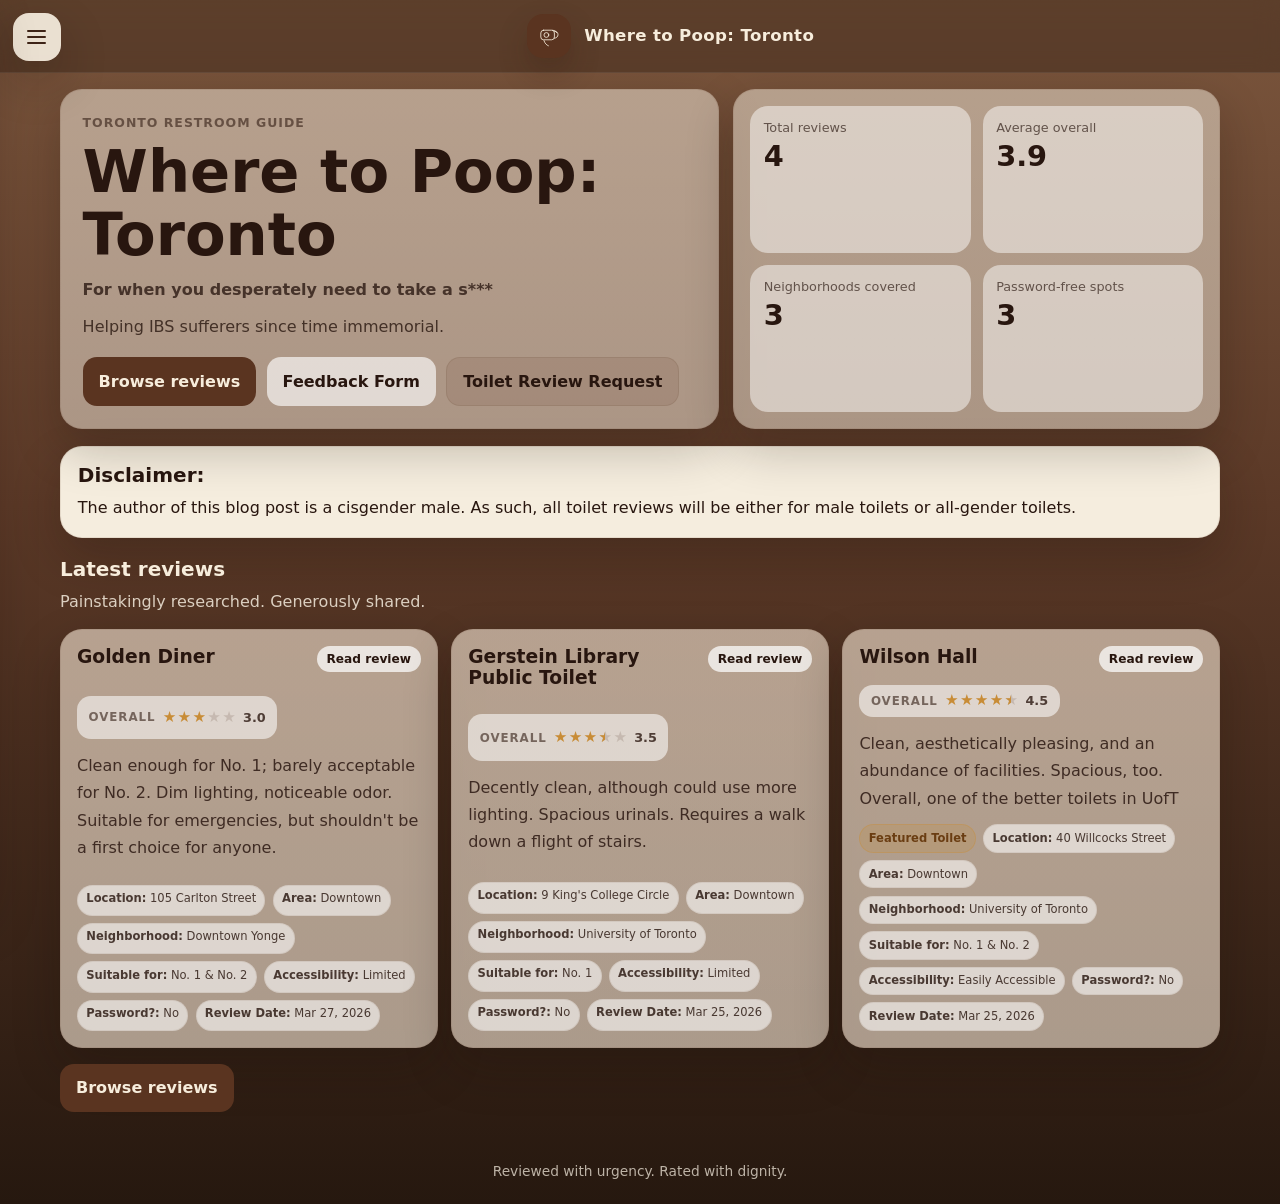
<file: index.html>
<!DOCTYPE html>
<html lang="en">
<head>
  <meta charset="UTF-8" />
  <meta name="viewport" content="width=device-width, initial-scale=1.0" />
  <title>Where to Poop: Toronto</title>
  <meta name="description" content="Where to Poop: Toronto — a luxurious mobile-first guide to toilets around Toronto." />
  <link rel="preconnect" href="https://images.unsplash.com" />
  <link rel="stylesheet" href="style.css" />
</head>
<body data-base-path="">
  <button class="menu-button" id="menuButton" aria-controls="sideMenu" aria-expanded="false" aria-label="Open menu">
    <span></span><span></span><span></span>
  </button>

  <aside class="side-menu" id="sideMenu" aria-label="Site menu">
    <div class="side-menu-inner">
      <div class="side-menu-header">
        <div class="brand">
          <div class="brand-mark" aria-hidden="true"><svg viewBox="0 0 64 64" role="img" aria-label="Toilet roll icon"><rect x="12" y="18" width="34" height="24" rx="7"></rect><circle cx="26" cy="30" r="6"></circle><path d="M46 20c5 0 9 4 9 9s-4 9-9 9"></path><path d="M20 44c2 7 6 11 11 13"></path><path d="M42 18c4 1 7 3 10 6"></path></svg></div>
          <div class="brand-title" style="color: var(--ink);">Where to Poop: Toronto</div>
        </div>
        <button class="menu-close" id="menuClose" aria-label="Close menu">×</button>
      </div>
      <nav class="side-nav" id="sideNav"></nav>
    </div>
  </aside>
  <div class="menu-scrim" id="menuScrim" hidden></div>

  <header class="topbar">
    <div class="container topbar-inner">
      <div class="brand">
        <div class="brand-mark" aria-hidden="true"><svg viewBox="0 0 64 64" role="img" aria-label="Toilet roll icon"><rect x="12" y="18" width="34" height="24" rx="7"></rect><circle cx="26" cy="30" r="6"></circle><path d="M46 20c5 0 9 4 9 9s-4 9-9 9"></path><path d="M20 44c2 7 6 11 11 13"></path><path d="M42 18c4 1 7 3 10 6"></path></svg></div>
        <div class="brand-title">Where to Poop: Toronto</div>
      </div>
    </div>
  </header>
  
<main>
  <section class="hero">
    <div class="container hero-grid">
      <article class="hero-card">
        <div class="eyebrow">Toronto restroom guide</div>
        <h1>Where to Poop: Toronto</h1>
        <p class="hero-subtitle">For when you desperately need to take a s***</p>
        <p class="hero-copy">Helping IBS sufferers since time immemorial.</p>
        <div class="cta-row">
          <a class="btn btn-primary" href="reviews/">Browse reviews</a>
          <a class="btn btn-secondary" href="#">Feedback Form</a>
          <a class="btn btn-tertiary" href="#">Toilet Review Request</a>
        </div>
      </article>

      <aside class="stats-panel" aria-label="Review statistics">
        <div class="stat">
          <div class="stat-label">Total reviews</div>
          <div class="stat-value" id="stat-count">0</div>
        </div>
        <div class="stat">
          <div class="stat-label">Average overall</div>
          <div class="stat-value" id="stat-average">0.0</div>
        </div>
        <div class="stat">
          <div class="stat-label">Neighborhoods covered</div>
          <div class="stat-value" id="stat-neighborhoods">0</div>
        </div>
        <div class="stat">
          <div class="stat-label">Password-free spots</div>
          <div class="stat-value" id="stat-password-free">0</div>
        </div>
      </aside>
    </div>
  </section>

  <section class="disclaimer-section">
    <div class="container">
      <div class="disclaimer-card">
        <h2>Disclaimer:</h2>
        <p>The author of this blog post is a cisgender male. As such, all toilet reviews will be either for male toilets or all-gender toilets.</p>
      </div>
    </div>
  </section>

  <section class="latest-section">
    <div class="container">
      <div class="section-head">
        <h2>Latest reviews</h2>
        <p class="muted">Painstakingly researched. Generously shared.</p>
      </div>
      <div id="latestReviews" class="latest-grid"></div>
      <div class="cta-row latest-bottom-cta">
        <a class="btn btn-primary" href="reviews/">Browse reviews</a>
      </div>
    </div>
  </section>
</main>
<div class="footer-note">Reviewed with urgency. Rated with dignity.</div>

  <script src="script.js"></script>
</body>
</html>
</file>
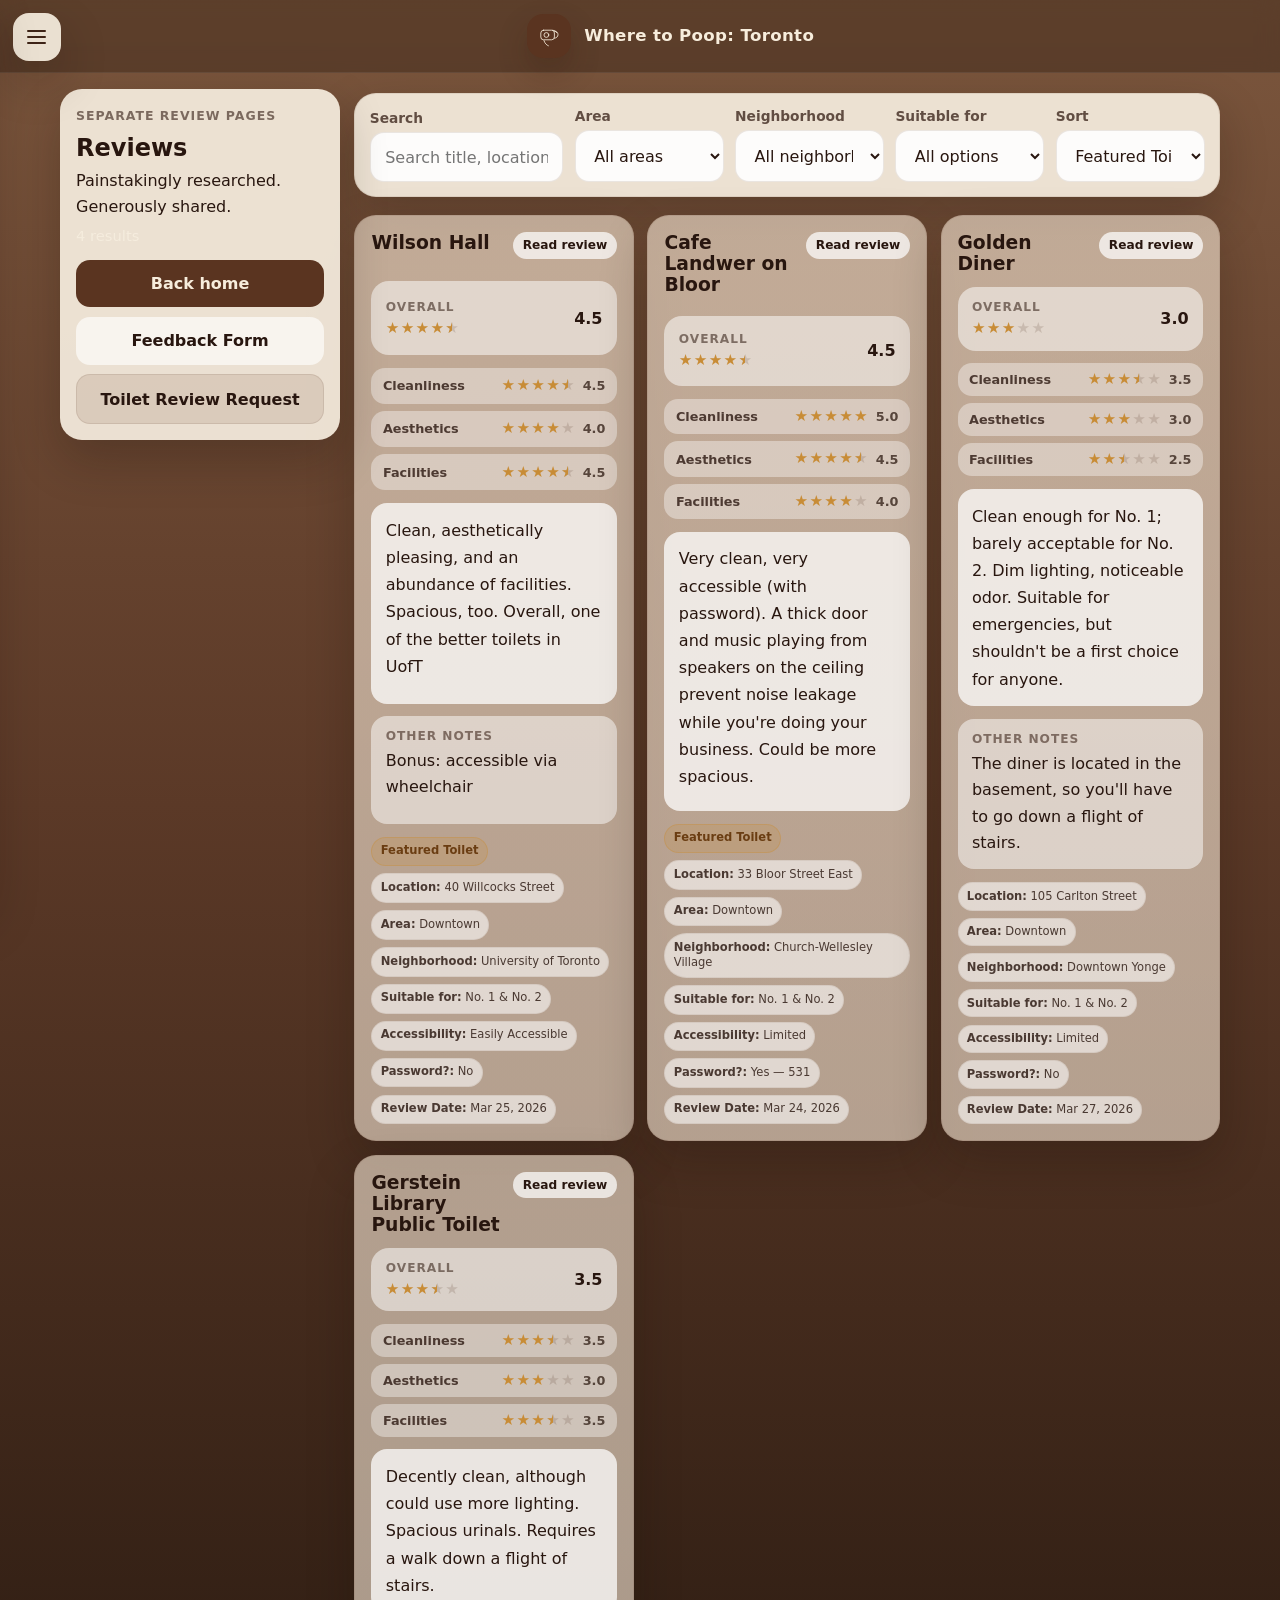
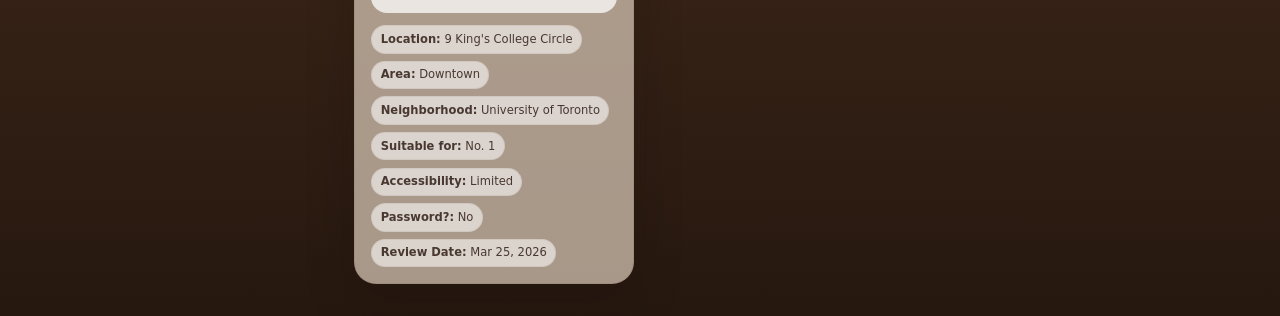
<file: reviews/index.html>
<!DOCTYPE html>
<html lang="en">
<head>
  <meta charset="UTF-8" />
  <meta name="viewport" content="width=device-width, initial-scale=1.0" />
  <title>Reviews | Where to Poop: Toronto</title>
  <meta name="description" content="Where to Poop: Toronto — a luxurious mobile-first guide to toilets around Toronto." />
  <link rel="preconnect" href="https://images.unsplash.com" />
  <link rel="stylesheet" href="../style.css" />
</head>
<body data-base-path="../">
  <button class="menu-button" id="menuButton" aria-controls="sideMenu" aria-expanded="false" aria-label="Open menu">
    <span></span><span></span><span></span>
  </button>

  <aside class="side-menu" id="sideMenu" aria-label="Site menu">
    <div class="side-menu-inner">
      <div class="side-menu-header">
        <div class="brand">
          <div class="brand-mark" aria-hidden="true"><svg viewBox="0 0 64 64" role="img" aria-label="Toilet roll icon"><rect x="12" y="18" width="34" height="24" rx="7"></rect><circle cx="26" cy="30" r="6"></circle><path d="M46 20c5 0 9 4 9 9s-4 9-9 9"></path><path d="M20 44c2 7 6 11 11 13"></path><path d="M42 18c4 1 7 3 10 6"></path></svg></div>
          <div class="brand-title" style="color: var(--ink);">Where to Poop: Toronto</div>
        </div>
        <button class="menu-close" id="menuClose" aria-label="Close menu">×</button>
      </div>
      <nav class="side-nav" id="sideNav"></nav>
    </div>
  </aside>
  <div class="menu-scrim" id="menuScrim" hidden></div>

  <header class="topbar">
    <div class="container topbar-inner">
      <div class="brand">
        <div class="brand-mark" aria-hidden="true"><svg viewBox="0 0 64 64" role="img" aria-label="Toilet roll icon"><rect x="12" y="18" width="34" height="24" rx="7"></rect><circle cx="26" cy="30" r="6"></circle><path d="M46 20c5 0 9 4 9 9s-4 9-9 9"></path><path d="M20 44c2 7 6 11 11 13"></path><path d="M42 18c4 1 7 3 10 6"></path></svg></div>
        <div class="brand-title">Where to Poop: Toronto</div>
      </div>
    </div>
  </header>
  
<main class="page-shell">
  <div class="container page-grid">
    <aside class="list-cta-card">
      <div class="eyebrow">Separate review pages</div>
      <h2 style="margin:0;">Reviews</h2>
      <p>Painstakingly researched. Generously shared.</p>
      <div class="results-copy" id="results-count"></div>
      <div style="display:grid; gap:0.6rem; margin-top:1rem;">
        <a class="btn btn-primary" href="../index.html">Back home</a>
        <a class="btn btn-secondary" href="#">Feedback Form</a>
        <a class="btn btn-tertiary" href="#">Toilet Review Request</a>
      </div>
    </aside>

    <section>
      <div class="controls-section">
        <div class="controls-panel">
          <div class="controls">
            <div class="control-wide">
              <label for="searchInput">Search</label>
              <input id="searchInput" type="text" placeholder="Search title, location, area, neighborhood, suitable for, notes, or review text" />
            </div>
            <div>
              <label for="areaFilter">Area</label>
              <select id="areaFilter"><option value="all">All areas</option></select>
            </div>
            <div>
              <label for="neighborhoodFilter">Neighborhood</label>
              <select id="neighborhoodFilter"><option value="all">All neighborhoods</option></select>
            </div>
            <div>
              <label for="suitableFilter">Suitable for</label>
              <select id="suitableFilter">
                <option value="all">All options</option>
                <option value="No. 1">No. 1</option>
                <option value="No. 1 &amp; No. 2">No. 1 &amp; No. 2</option>
              </select>
            </div>
            <div>
              <label for="sortSelect">Sort</label>
              <select id="sortSelect">
                <option value="featured">Featured Toilet first</option>
                <option value="newest">Newest first</option>
                <option value="oldest">Oldest first</option>
                <option value="highest">Highest overall</option>
                <option value="lowest">Lowest overall</option>
                <option value="area">Area A–Z</option>
                <option value="neighborhood">Neighborhood A–Z</option>
              </select>
            </div>
          </div>
        </div>
      </div>
      <section class="reviews-list-section">
        <div id="reviewGrid" class="review-grid"></div>
      </section>
    </section>
  </div>
</main>

  <script src="../script.js"></script>
</body>
</html>
</file>
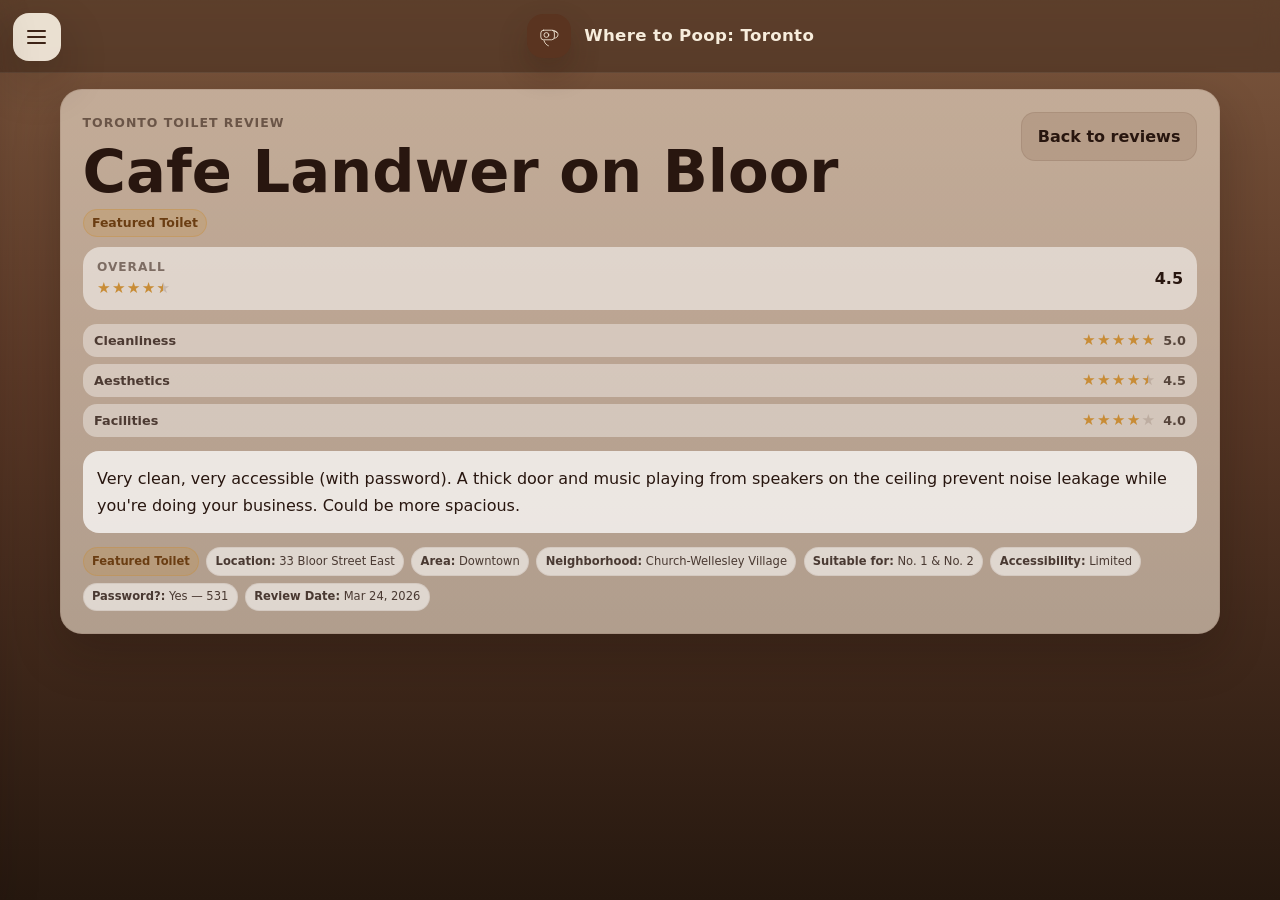
<file: reviews/cafe-landwer-on-bloor/index.html>
<!DOCTYPE html>
<html lang="en">
<head>
  <meta charset="UTF-8" />
  <meta name="viewport" content="width=device-width, initial-scale=1.0" />
  <title>Review | Where to Poop: Toronto</title>
  <meta name="description" content="Where to Poop: Toronto — a luxurious mobile-first guide to toilets around Toronto." />
  <link rel="preconnect" href="https://images.unsplash.com" />
  <link rel="stylesheet" href="../../style.css" />
</head>
<body data-base-path="../../">
  <button class="menu-button" id="menuButton" aria-controls="sideMenu" aria-expanded="false" aria-label="Open menu">
    <span></span><span></span><span></span>
  </button>

  <aside class="side-menu" id="sideMenu" aria-label="Site menu">
    <div class="side-menu-inner">
      <div class="side-menu-header">
        <div class="brand">
          <div class="brand-mark" aria-hidden="true"><svg viewBox="0 0 64 64" role="img" aria-label="Toilet roll icon"><rect x="12" y="18" width="34" height="24" rx="7"></rect><circle cx="26" cy="30" r="6"></circle><path d="M46 20c5 0 9 4 9 9s-4 9-9 9"></path><path d="M20 44c2 7 6 11 11 13"></path><path d="M42 18c4 1 7 3 10 6"></path></svg></div>
          <div class="brand-title" style="color: var(--ink);">Where to Poop: Toronto</div>
        </div>
        <button class="menu-close" id="menuClose" aria-label="Close menu">×</button>
      </div>
      <nav class="side-nav" id="sideNav"></nav>
    </div>
  </aside>
  <div class="menu-scrim" id="menuScrim" hidden></div>

  <header class="topbar">
    <div class="container topbar-inner">
      <div class="brand">
        <div class="brand-mark" aria-hidden="true"><svg viewBox="0 0 64 64" role="img" aria-label="Toilet roll icon"><rect x="12" y="18" width="34" height="24" rx="7"></rect><circle cx="26" cy="30" r="6"></circle><path d="M46 20c5 0 9 4 9 9s-4 9-9 9"></path><path d="M20 44c2 7 6 11 11 13"></path><path d="M42 18c4 1 7 3 10 6"></path></svg></div>
        <div class="brand-title">Where to Poop: Toronto</div>
      </div>
    </div>
  </header>

  <main class="page-shell">
    <div class="container">
      <div id="reviewDetail"></div>
    </div>
  </main>

  <script src="../../script.js"></script>
</body>
</html>
</file>
<file: style.css>
:root {
  --bg-top: #7b563d;
  --bg-mid: #5b3927;
  --bg-bottom: #26180f;
  --paper: #f7eddc;
  --paper-soft: #fbf4e8;
  --paper-deep: #ecd8b8;
  --cream: #f5edde;
  --cream-soft: rgba(247, 238, 224, 0.92);
  --brown: #744a31;
  --brown-deep: #3e2417;
  --brown-soft: #94684a;
  --chocolate: #5a3420;
  --gold: #c88c36;
  --ink: #28160f;
  --ink-soft: rgba(40, 22, 15, 0.72);
  --line: rgba(74, 43, 26, 0.12);
  --white-panel: rgba(255, 255, 255, 0.74);
  --shadow: 0 20px 48px rgba(22, 11, 7, 0.24);
  --radius: 22px;
  --radius-sm: 16px;
  --max: 1160px;
}

* { box-sizing: border-box; }
html { scroll-behavior: smooth; }
body {
  margin: 0;
  min-height: 100vh;
  font-family: Inter, ui-sans-serif, system-ui, -apple-system, BlinkMacSystemFont, "Segoe UI", sans-serif;
  background: linear-gradient(180deg, var(--bg-top), var(--bg-mid) 42%, var(--bg-bottom));
  color: var(--ink);
}
body.menu-open { overflow: hidden; }
a { color: inherit; text-decoration: none; }
img { max-width: 100%; }
.container { width: min(calc(100% - 1rem), var(--max)); margin: 0 auto; }

.menu-button {
  position: fixed;
  top: 0.8rem;
  left: 0.8rem;
  z-index: 80;
  width: 3rem;
  height: 3rem;
  border: 0;
  border-radius: 16px;
  background: rgba(247, 238, 224, 0.92);
  box-shadow: var(--shadow);
  display: grid;
  gap: 0.26rem;
  place-content: center;
  cursor: pointer;
}
.menu-button span {
  display: block;
  width: 1.2rem;
  height: 2px;
  border-radius: 999px;
  background: var(--brown-deep);
}
.side-menu {
  position: fixed;
  top: 0;
  left: 0;
  width: min(84vw, 320px);
  height: 100vh;
  z-index: 90;
  transform: translateX(-104%);
  transition: transform 0.22s ease;
  background: linear-gradient(180deg, rgba(251,244,232,0.98), rgba(239,224,199,0.96));
  border-right: 1px solid var(--line);
  box-shadow: var(--shadow);
}
.side-menu.is-open { transform: translateX(0); }
.side-menu-inner { padding: 1rem; display: grid; gap: 1rem; }
.side-menu-header { display: flex; justify-content: space-between; align-items: center; gap: 0.8rem; }
.menu-close {
  border: 0;
  background: rgba(116,74,49,0.1);
  color: var(--brown-deep);
  width: 2.4rem;
  height: 2.4rem;
  border-radius: 12px;
  font-size: 1.5rem;
  cursor: pointer;
}
.menu-scrim {
  position: fixed;
  inset: 0;
  z-index: 85;
  background: rgba(22, 11, 7, 0.36);
}
.side-nav { display: grid; gap: 0.55rem; }
.side-link,
.side-group-toggle,
.side-sub-link {
  width: 100%;
  border: 0;
  text-align: left;
  padding: 0.82rem 0.9rem;
  border-radius: 14px;
  background: rgba(186, 144, 107, 0.72);
  color: var(--ink);
  font-weight: 700;
  box-shadow: inset 0 0 0 1px rgba(74, 43, 26, 0.08);
}
.side-link:hover,
.side-group-toggle:hover,
.side-sub-link:hover { background: rgba(201, 163, 129, 0.9); }
.side-group-toggle {
  display: flex;
  align-items: center;
  justify-content: space-between;
  cursor: pointer;
}
.side-group-toggle .chevron {
  font-size: 0.86rem;
  transition: transform 0.2s ease;
}
.side-nav-group.is-open .side-group-toggle .chevron { transform: rotate(180deg); }
.side-sub-links {
  display: grid;
  gap: 0.38rem;
  padding: 0.15rem 0 0 0.6rem;
}
.side-sub-links[hidden] { display: none; }
.side-sub-link {
  font-size: 0.86rem;
  font-weight: 600;
  padding: 0.68rem 0.82rem;
  background: rgba(214, 185, 156, 0.62);
}

.topbar {
  position: sticky;
  top: 0;
  z-index: 40;
  backdrop-filter: blur(10px);
  background: rgba(52, 31, 21, 0.42);
  border-bottom: 1px solid rgba(255,255,255,0.08);
}
.topbar-inner {
  min-height: 4.5rem;
  display: flex;
  align-items: center;
  justify-content: center;
  padding: 0.6rem 0 0.6rem 3.8rem;
}
.brand { display: flex; align-items: center; gap: 0.8rem; }
.brand-mark {
  width: 2.8rem;
  height: 2.8rem;
  border-radius: 16px;
  display: grid;
  place-items: center;
  background: var(--chocolate);
  color: var(--paper);
  box-shadow: 0 14px 30px rgba(44,22,10,0.24);
}
.brand-mark svg {
  width: 1.6rem;
  height: 1.6rem;
  fill: none;
  stroke: currentColor;
  stroke-width: 2.1;
  stroke-linecap: round;
  stroke-linejoin: round;
}
.brand-title {
  color: var(--paper);
  font-size: 1.04rem;
  font-weight: 800;
  letter-spacing: 0.02em;
}

main { padding-bottom: 2rem; }
.hero { padding: 1rem 0 0.8rem; }
.hero-grid { display: grid; gap: 0.9rem; }
.hero-card, .stats-panel, .disclaimer-card, .section-card {
  border-radius: var(--radius);
  box-shadow: var(--shadow);
  border: 1px solid rgba(92, 56, 34, 0.1);
}
.hero-card {
  position: relative;
  overflow: hidden;
  padding: 1.2rem;
  color: var(--ink);
  background:
    linear-gradient(rgba(247, 238, 224, 0.5), rgba(247, 238, 224, 0.5)),
    url('https://images.unsplash.com/photo-1589824783837-6169889fa20f?q=80&w=1170&auto=format&fit=crop&ixlib=rb-4.1.0&ixid=M3wxMjA3fDB8MHxwaG90by1wYWdlfHx8fGVufDB8fHx8fA%3D%3D') center/cover;
}
.stats-panel {
  position: relative;
  overflow: hidden;
  padding: 0.9rem;
  display: grid;
  grid-template-columns: repeat(2, 1fr);
  gap: 0.75rem;
  color: var(--ink);
  background:
    linear-gradient(rgba(245, 237, 222, 0.5), rgba(245, 237, 222, 0.5)),
    url('https://images.unsplash.com/photo-1613743147091-122703615c97?q=80&w=627&auto=format&fit=crop&ixlib=rb-4.1.0&ixid=M3wxMjA3fDB8MHxwaG90by1wYWdlfHx8fGVufDB8fHx8fA%3D%3D') center/cover;
}
.disclaimer-section, .latest-section, .controls-section, .reviews-list-section { padding: 0.25rem 0 0.9rem; }
.disclaimer-card {
  padding: 1rem 1.05rem;
  background: var(--cream);
  color: var(--ink);
}
.disclaimer-card h2, .section-head h2 { margin: 0 0 0.5rem; font-size: 1.25rem; }
.disclaimer-card p, .muted, .hero-copy, .hero-subtitle { margin: 0; line-height: 1.65; }
.eyebrow {
  display: inline-block;
  margin-bottom: 0.7rem;
  font-size: 0.78rem;
  font-weight: 800;
  letter-spacing: 0.08em;
  text-transform: uppercase;
  color: rgba(54, 33, 22, 0.62);
}
.hero-card h1, .detail-header h1 { margin: 0; line-height: 1.06; font-size: clamp(2rem, 7.5vw, 3.7rem); }
.hero-subtitle {
  margin-top: 0.65rem;
  font-size: 1rem;
  font-weight: 700;
  color: rgba(40, 22, 15, 0.78);
}
.hero-copy { margin-top: 0.7rem; color: rgba(40,22,15,0.8); }
.cta-row { display: grid; gap: 0.65rem; margin-top: 1rem; }
.btn, .inline-button {
  border: 0;
  border-radius: 14px;
  padding: 0.9rem 1rem;
  font-weight: 800;
  cursor: pointer;
  display: inline-flex;
  justify-content: center;
  align-items: center;
  gap: 0.4rem;
}
.btn-primary { background: var(--chocolate); color: var(--paper); }
.btn-secondary { background: rgba(255,255,255,0.64); color: var(--ink); }
.btn-tertiary, .inline-button { background: rgba(116,74,49,0.14); color: var(--ink); border: 1px solid rgba(74,43,26,0.1); }
.stat {
  padding: 0.85rem;
  border-radius: 18px;
  background: rgba(255,255,255,0.48);
}
.stat-label { font-size: 0.8rem; color: rgba(43,25,18,0.68); }
.stat-value { margin-top: 0.3rem; font-size: clamp(1.2rem, 6vw, 1.8rem); font-weight: 900; }

.section-head { margin-bottom: 0.85rem; }
.section-head p { color: rgba(247,238,224,0.84); }
.section-head h2 { color: var(--paper); }
.results-copy { margin-top: 0.38rem; color: rgba(247,238,224,0.84); font-size: 0.92rem; }
.section-card, .controls-panel {
  padding: 0.9rem;
  background: var(--cream-soft);
  color: var(--ink);
}
.controls-panel { border-radius: var(--radius); box-shadow: var(--shadow); border: 1px solid rgba(92,56,34,0.1); }
.controls {
  display: grid;
  gap: 0.72rem;
}
.control-wide { grid-column: 1 / -1; }
label { display: block; margin-bottom: 0.38rem; font-size: 0.86rem; font-weight: 700; color: rgba(52,30,21,0.76); }
input, select {
  width: 100%;
  border-radius: 14px;
  border: 1px solid rgba(92, 56, 34, 0.12);
  background: rgba(255,255,255,0.9);
  color: var(--ink);
  padding: 0.88rem 0.9rem;
  font: inherit;
}

.latest-grid, .review-grid { display: grid; gap: 0.85rem; }
.latest-bottom-cta { margin-top: 1rem; }
.latest-bottom-cta .btn { width: 100%; }
.preview-card, .review-card, .detail-card {
  border-radius: var(--radius);
  box-shadow: var(--shadow);
  border: 1px solid rgba(92,56,34,0.1);
  color: var(--ink);
  background:
    linear-gradient(rgba(237, 221, 203, 0.65), rgba(237, 221, 203, 0.65)),
    url('https://images.unsplash.com/photo-1617850687405-a18454436d77?q=80&w=735&auto=format&fit=crop&ixlib=rb-4.1.0&ixid=M3wxMjA3fDB8MHxwaG90by1wYWdlfHx8fGVufDB8fHx8fA%3D%3D') center/cover;
}
.preview-card, .review-card { padding: 1rem; display: grid; gap: 0.8rem; }
.detail-card { padding: 1.1rem; display: grid; gap: 0.9rem; }
.preview-top, .review-card-head, .detail-header {
  display: flex;
  justify-content: space-between;
  gap: 0.8rem;
  align-items: flex-start;
}
.preview-top h3, .review-card-head h3, .detail-header h1 { margin: 0; }
.open-pill {
  flex: none;
  padding: 0.38rem 0.6rem;
  border-radius: 999px;
  background: rgba(255,255,255,0.72);
  font-size: 0.76rem;
  font-weight: 800;
}
.desktop-copy { display: none; }
.mobile-copy { display: inline; }
.preview-overall {
  display: inline-grid;
  grid-template-columns: auto auto auto;
  gap: 0.45rem;
  align-items: center;
  width: fit-content;
  padding: 0.55rem 0.72rem;
  border-radius: 14px;
  background: rgba(255,255,255,0.56);
}
.preview-overall-label {
  font-size: 0.74rem;
  font-weight: 850;
  letter-spacing: 0.08em;
  text-transform: uppercase;
  color: rgba(54, 32, 22, 0.62);
}
.preview-overall-score {
  font-size: 0.8rem;
  font-weight: 850;
  color: rgba(46, 27, 19, 0.82);
}
.preview-copy, .review-text-panel, .detail-copy {
  margin: 0;
  line-height: 1.7;
}
.review-text-panel {
  padding: 0.85rem 0.9rem;
  border-radius: 16px;
  background: var(--white-panel);
}
.preview-card .preview-copy { color: rgba(40,22,15,0.84); }
.review-tags, .preview-tags {
  display: flex;
  flex-wrap: wrap;
  gap: 0.45rem;
}
.tag {
  padding: 0.34rem 0.52rem;
  border-radius: 999px;
  background: rgba(255,255,255,0.58);
  border: 1px solid rgba(92,56,34,0.08);
  color: rgba(40,22,15,0.82);
  font-size: 0.72rem;
  line-height: 1.35;
}

.featured-tag {
  background: rgba(200, 140, 54, 0.2);
  border-color: rgba(200, 140, 54, 0.35);
  color: #6a3d12;
  font-weight: 800;
}
.detail-featured-wrap {
  margin-top: 0.55rem;
}
.detail-featured-tag {
  font-size: 0.78rem;
}
.other-notes {
  padding: 0.82rem 0.9rem;
  border-radius: 16px;
  background: rgba(255,255,255,0.5);
}
.other-notes-title {
  display: block;
  margin-bottom: 0.28rem;
  font-size: 0.76rem;
  font-weight: 850;
  letter-spacing: 0.08em;
  text-transform: uppercase;
  color: rgba(56, 32, 22, 0.58);
}
.other-notes-text { line-height: 1.65; }

.overall-line {
  display: grid;
  grid-template-columns: 1fr auto;
  gap: 0.6rem;
  align-items: center;
  padding: 0.82rem 0.9rem;
  border-radius: 18px;
  background: rgba(255,255,255,0.52);
}
.rating-kicker {
  margin-bottom: 0.26rem;
  font-size: 0.76rem;
  font-weight: 850;
  text-transform: uppercase;
  letter-spacing: 0.08em;
  color: rgba(54, 32, 22, 0.58);
}
.rating-score {
  font-size: 1rem;
  font-weight: 900;
}
.sub-ratings {
  display: grid;
  gap: 0.45rem;
}
.sub-rating-row {
  display: grid;
  grid-template-columns: 1fr auto auto;
  gap: 0.5rem;
  align-items: center;
  padding: 0.55rem 0.72rem;
  border-radius: 14px;
  background: rgba(255,255,255,0.38);
}
.sub-rating-label { font-size: 0.8rem; font-weight: 700; color: rgba(46,27,19,0.82); }
.sub-rating-score { font-size: 0.8rem; font-weight: 800; color: rgba(46,27,19,0.76); }
.stars {
  display: inline-flex;
  gap: 0.08rem;
  font-size: 0.95rem;
  line-height: 1;
}
.star {
  position: relative;
  display: inline-block;
  color: rgba(74,43,26,0.16);
}
.star.full { color: var(--gold); }
.star.half::before {
  content: "★";
  position: absolute;
  inset: 0 auto 0 0;
  width: 50%;
  overflow: hidden;
  color: var(--gold);
}

.page-shell { padding: 1rem 0 1.1rem; }
.page-grid { display: grid; gap: 0.9rem; }
.list-cta-card {
  border-radius: var(--radius);
  padding: 1rem;
  background: var(--cream-soft);
  color: var(--ink);
  box-shadow: var(--shadow);
}
.list-cta-card p { margin: 0.35rem 0 0; line-height: 1.65; }
.empty-state {
  padding: 1.4rem;
  border-radius: var(--radius);
  background: rgba(255,255,255,0.58);
  color: var(--ink-soft);
  text-align: center;
}
.footer-note {
  padding: 0.3rem 0 1.6rem;
  text-align: center;
  color: rgba(247,238,224,0.72);
  font-size: 0.86rem;
}


.admin-shell { padding: 1rem 0 1.6rem; }
.admin-grid, .output-grid { display: grid; gap: 0.9rem; }
.admin-card {
  border-radius: var(--radius);
  background: linear-gradient(180deg, rgba(84, 53, 35, 0.95), rgba(61, 36, 24, 0.96));
  color: rgba(250, 243, 231, 0.96);
  box-shadow: var(--shadow);
  border: 1px solid rgba(255,255,255,0.08);
  padding: 1rem;
}
.admin-card h1,
.admin-card h2,
.admin-card h3,
.admin-card p,
.admin-card li,
.admin-card label,
.admin-status,
.form-help,
.mini-kicker,
.note-list,
.path-box,
.admin-check-row {
  color: rgba(250, 243, 231, 0.92);
}
.admin-card .eyebrow,
.admin-card .mini-kicker,
.admin-card .form-help,
.admin-card .admin-status,
.admin-card .note-list,
.admin-card code {
  color: rgba(247, 230, 205, 0.86);
}
.admin-form, .admin-form-grid, .admin-inline-grid { display: grid; gap: 0.85rem; }
.admin-inline-grid { grid-template-columns: 1fr; }
.admin-card input,
.admin-card select,
.admin-card textarea,
.path-box,
.code-output {
  background: rgba(252, 246, 237, 0.96);
  color: var(--ink);
  border: 1px solid rgba(92, 56, 34, 0.12);
}
.admin-card textarea { min-height: 8rem; }
.code-output { min-height: 14rem; }
.path-box {
  padding: 0.88rem 0.9rem;
  border-radius: 14px;
  font: inherit;
}
.output-actions { display: grid; gap: 0.65rem; margin-top: 1rem; }
.note-list { margin: 0; padding-left: 1.2rem; line-height: 1.7; }
.hidden { display: none !important; }

@media (min-width: 760px) {
  .desktop-copy { display: inline; }
  .mobile-copy { display: none; }
  .container { width: min(calc(100% - 2rem), var(--max)); }
  .hero-grid { grid-template-columns: 1.15fr 0.85fr; align-items: stretch; }
  .cta-row { grid-template-columns: repeat(3, max-content); }
  .latest-grid { grid-template-columns: repeat(2, 1fr); }
  .latest-bottom-cta { grid-template-columns: max-content; justify-content: start; }
  .review-grid { grid-template-columns: repeat(2, 1fr); }
  .controls { grid-template-columns: 1.3fr repeat(4, minmax(0, 1fr)); align-items: end; }
  .control-wide { grid-column: auto; }
  .page-grid { grid-template-columns: 280px 1fr; align-items: start; }
  .list-cta-card { position: sticky; top: 5.5rem; }
  .admin-grid { grid-template-columns: minmax(0, 1.2fr) minmax(320px, 0.8fr); align-items: start; }
  .admin-form-grid { grid-template-columns: repeat(2, minmax(0, 1fr)); }
  .admin-inline-grid { grid-template-columns: repeat(4, minmax(0, 1fr)); }
  .output-actions { grid-template-columns: repeat(2, max-content); justify-content: start; }
}

@media (min-width: 1040px) {
  .latest-grid { grid-template-columns: repeat(3, 1fr); }
  .review-grid { grid-template-columns: repeat(3, 1fr); }
  .hero-card, .detail-card { padding: 1.35rem; }
  .stats-panel { padding: 1rem; }
}


.queued-list {
  display: grid;
  gap: 0.75rem;
  margin-top: 0.85rem;
}
.queued-item {
  display: grid;
  gap: 0.45rem;
  padding: 0.9rem;
  border-radius: 16px;
  background: rgba(252, 246, 237, 0.1);
  border: 1px solid rgba(255,255,255,0.08);
}
.queued-item-head {
  display: flex;
  align-items: start;
  justify-content: space-between;
  gap: 0.75rem;
}
.queued-item-title {
  font-weight: 700;
  color: rgba(250, 243, 231, 0.98);
}
.queued-item-meta {
  display: flex;
  flex-wrap: wrap;
  gap: 0.4rem;
}
.queued-pill {
  display: inline-flex;
  align-items: center;
  padding: 0.28rem 0.55rem;
  border-radius: 999px;
  font-size: 0.8rem;
  background: rgba(252, 246, 237, 0.14);
  color: rgba(250, 243, 231, 0.88);
}
.queued-actions {
  display: flex;
  gap: 0.5rem;
  flex-wrap: wrap;
}
.small-button {
  appearance: none;
  border: 1px solid rgba(255,255,255,0.1);
  background: rgba(252, 246, 237, 0.9);
  color: var(--ink);
  padding: 0.55rem 0.7rem;
  border-radius: 12px;
  cursor: pointer;
  font-weight: 600;
}
.small-button.danger {
  background: rgba(120, 31, 24, 0.88);
  color: #fff4ef;
  border-color: rgba(255,255,255,0.08);
}
@media (min-width: 760px) {
  .queued-item {
    grid-template-columns: 1fr auto;
    align-items: start;
  }
  .queued-item-main { min-width: 0; }
  .queued-actions { justify-content: end; }
}
</file>
